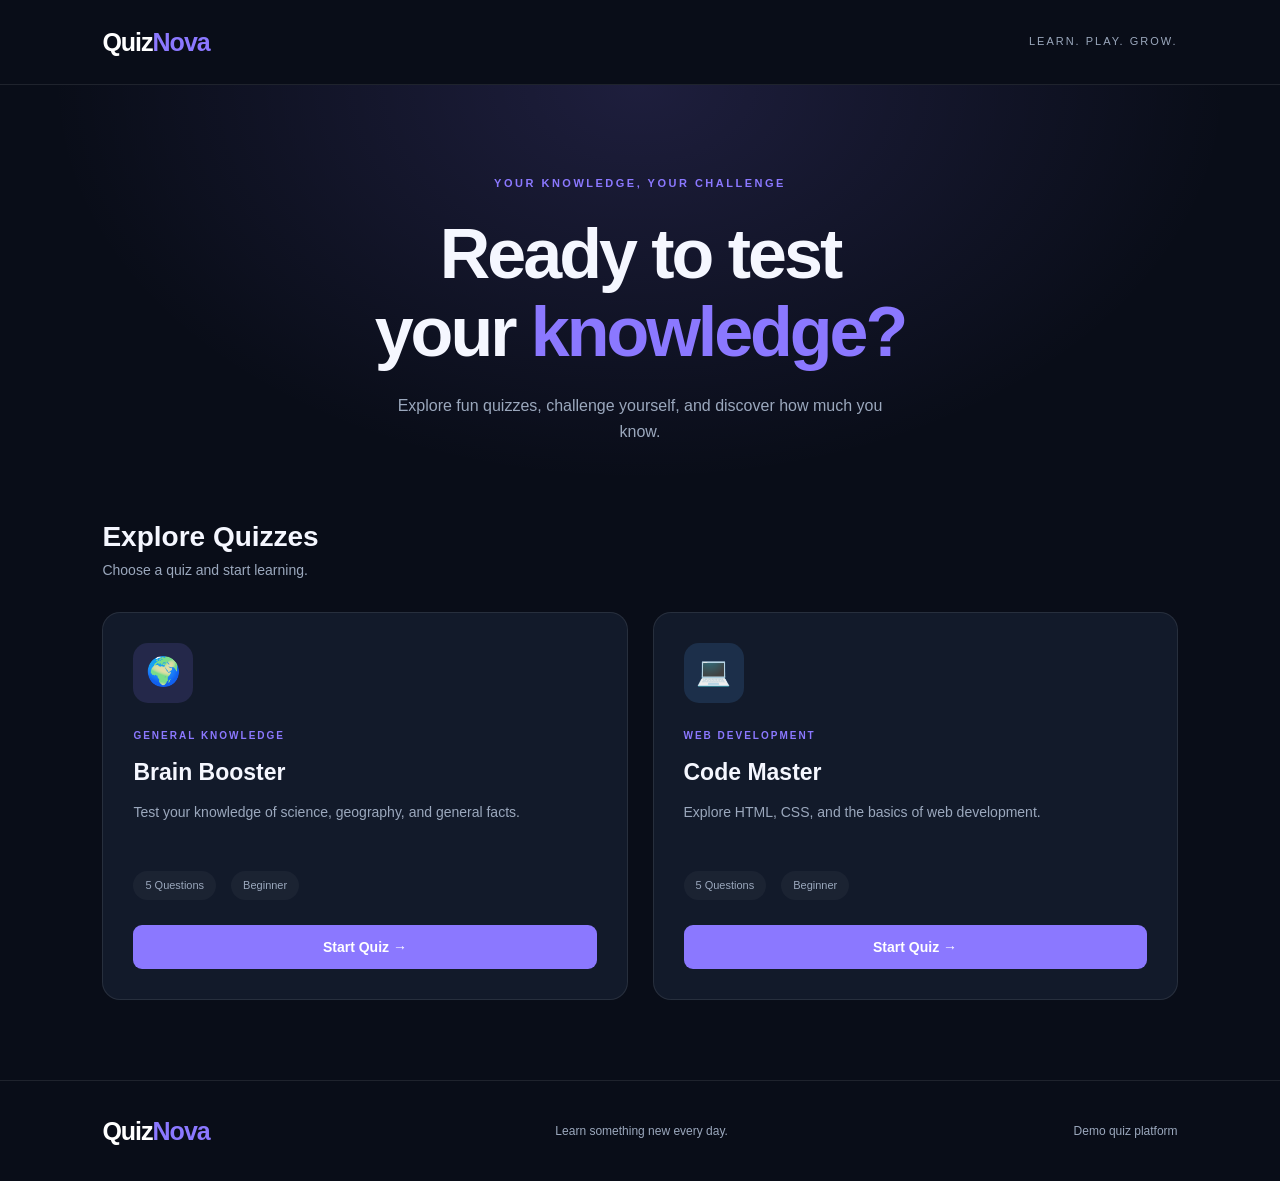
<file: index.html>
<!DOCTYPE html>
<html lang="en">
<head>    
<meta name="description" content="QuizNova is a free online quiz platform where students can test their knowledge with fun quizzes in general knowledge, science, and web development.">

<meta name="keywords" content="online quizzes, free tests, student quizzes, general knowledge quiz, QuizNova">

<meta name="robots" content="index, follow">

    <meta charset="UTF-8">
    <meta name="viewport" content="width=device-width, initial-scale=1.0">

    <title>QuizNova | Test Your Knowledge</title>

    <link rel="stylesheet" href="style.css">
</head>
<body>

    <header class="navbar">
        <a href="#" class="logo" onclick="showHome()">
            Quiz<span>Nova</span>
        </a>

        <div class="nav-label">LEARN. PLAY. GROW.</div>
    </header>

    <main>
        <!-- HOME SCREEN -->
        <section id="homeScreen" class="home-screen">

            <div class="hero">
                <div class="eyebrow">YOUR KNOWLEDGE, YOUR CHALLENGE</div>

                <h1>
                    Ready to test<br>
                    your <span>knowledge?</span>
                </h1>

                <p>
                    Explore fun quizzes, challenge yourself,
                    and discover how much you know.
                </p>
            </div>

            <div class="quiz-section">
                <div class="section-heading">
                    <div>
                        <h2>Explore Quizzes</h2>
                        <p>Choose a quiz and start learning.</p>
                    </div>
                </div>

                <div class="quiz-grid">

                    <article class="quiz-card">
                        <div class="quiz-icon purple-icon">🌍</div>

                        <div class="quiz-category">GENERAL KNOWLEDGE</div>

                        <h3>Brain Booster</h3>

                        <p>
                            Test your knowledge of science,
                            geography, and general facts.
                        </p>

                        <div class="quiz-meta">
                            <span>5 Questions</span>
                            <span>Beginner</span>
                        </div>

                        <button
                            class="start-button"
                            onclick="startQuiz('general')">
                            Start Quiz →
                        </button>
                    </article>

                    <article class="quiz-card">
                        <div class="quiz-icon blue-icon">💻</div>

                        <div class="quiz-category">WEB DEVELOPMENT</div>

                        <h3>Code Master</h3>

                        <p>
                            Explore HTML, CSS, and the basics
                            of web development.
                        </p>

                        <div class="quiz-meta">
                            <span>5 Questions</span>
                            <span>Beginner</span>
                        </div>

                        <button
                            class="start-button"
                            onclick="startQuiz('web')">
                            Start Quiz →
                        </button>
                    </article>

                </div>
            </div>

        </section>

        <!-- QUIZ SCREEN -->
        <section id="quizScreen" class="quiz-screen hidden">

            <div class="quiz-top">
                <button class="back-button" onclick="showHome()">
                    ← Exit Quiz
                </button>

                <span id="quizTitle">Quiz</span>
            </div>

            <div class="quiz-panel">

                <div class="progress-info">
                    <span id="questionCounter">Question 1 of 5</span>
                    <span id="progressPercent">20%</span>
                </div>

                <div class="progress-track">
                    <div id="progressBar" class="progress-bar"></div>
                </div>

                <h2 id="questionText">Question goes here</h2>

                <div id="optionsContainer" class="options-container">
                    <!-- Options are added by JavaScript -->
                </div>

                <div id="feedback" class="feedback hidden"></div>

                <button
                    id="nextButton"
                    class="next-button"
                    disabled
                    onclick="nextQuestion()">
                    Check Answer
                </button>

            </div>
        </section>

        <!-- RESULTS SCREEN -->
        <section id="resultScreen" class="result-screen hidden">

            <div class="result-card">
                <div class="result-icon">🏆</div>

                <div class="eyebrow">QUIZ COMPLETED</div>

                <h1 id="resultHeading">Great Job!</h1>

                <p id="resultMessage">
                    You completed the quiz.
                </p>

                <div class="score-circle">
                    <span id="finalScore">0/5</span>
                    <small>YOUR SCORE</small>
                </div>

                <p id="scorePercentage">0% Correct</p>

                <button class="start-button" onclick="restartQuiz()">
                    Try Again ↻
                </button>

                <button class="secondary-button" onclick="showHome()">
                    Explore More Quizzes
                </button>
            </div>

        </section>

    </main>

    <footer>
        <div class="logo">Quiz<span>Nova</span></div>
        <p>Learn something new every day.</p>
        <small>Demo quiz platform</small>
    </footer>

    <script src="script.js"></script>
</body>
</html>
</file>
<file: style.css>
/* GENERAL */

* {
    margin: 0;
    padding: 0;
    box-sizing: border-box;
}

:root {
    --background: #090d18;
    --card: #121a2a;
    --text: #f5f7ff;
    --muted: #9ba8bd;
    --purple: #8b78ff;
    --blue: #58a6ff;
    --border: rgba(255, 255, 255, 0.09);
}

body {
    font-family: Arial, sans-serif;
    background: var(--background);
    color: var(--text);
    min-height: 100vh;
    line-height: 1.6;
}

button {
    font-family: inherit;
    cursor: pointer;
}

a {
    text-decoration: none;
    color: inherit;
}

.hidden {
    display: none !important;
}

/* NAVBAR */

.navbar {
    display: flex;
    justify-content: space-between;
    align-items: center;
    padding: 22px 8%;
    border-bottom: 1px solid var(--border);
}

.logo {
    color: white;
    font-size: 25px;
    font-weight: 800;
    letter-spacing: -1px;
}

.logo span {
    color: var(--purple);
}

.nav-label {
    font-size: 11px;
    letter-spacing: 2px;
    color: var(--muted);
}

/* HOME HERO */

.home-screen {
    padding-bottom: 80px;
}

.hero {
    padding: 90px 20px 70px;
    text-align: center;
    background:
        radial-gradient(
            ellipse at top,
            rgba(139, 120, 255, 0.16),
            transparent 65%
        );
}

.eyebrow {
    color: var(--purple);
    font-size: 11px;
    letter-spacing: 2.5px;
    font-weight: bold;
}

.hero h1 {
    font-size: clamp(40px, 6vw, 70px);
    line-height: 1.12;
    letter-spacing: -3px;
    margin: 22px 0;
}

.hero h1 span {
    color: var(--purple);
}

.hero p {
    color: var(--muted);
    max-width: 500px;
    margin: auto;
    font-size: 16px;
}

/* QUIZ CARDS */

.quiz-section {
    width: 84%;
    max-width: 1100px;
    margin: auto;
}

.section-heading {
    margin-bottom: 30px;
}

.section-heading h2 {
    font-size: 28px;
}

.section-heading p {
    color: var(--muted);
    font-size: 14px;
}

.quiz-grid {
    display: grid;
    grid-template-columns: repeat(2, 1fr);
    gap: 25px;
}

.quiz-card {
    background: var(--card);
    border: 1px solid var(--border);
    border-radius: 18px;
    padding: 30px;
    transition: 0.3s;
}

.quiz-card:hover {
    transform: translateY(-5px);
    border-color: rgba(139, 120, 255, 0.5);
}

.quiz-icon {
    width: 60px;
    height: 60px;
    display: grid;
    place-items: center;
    border-radius: 15px;
    font-size: 28px;
    margin-bottom: 25px;
}

.purple-icon {
    background: rgba(139, 120, 255, 0.15);
}

.blue-icon {
    background: rgba(88, 166, 255, 0.15);
}

.quiz-category {
    color: var(--purple);
    font-size: 10px;
    letter-spacing: 2px;
    font-weight: bold;
}

.quiz-card h3 {
    font-size: 23px;
    margin: 10px 0;
}

.quiz-card > p {
    color: var(--muted);
    font-size: 14px;
    min-height: 45px;
}

.quiz-meta {
    display: flex;
    gap: 15px;
    margin: 25px 0;
}

.quiz-meta span {
    padding: 6px 12px;
    background: rgba(255, 255, 255, 0.04);
    border-radius: 20px;
    color: var(--muted);
    font-size: 11px;
}

.start-button {
    display: block;
    width: 100%;
    border: none;
    padding: 14px;
    border-radius: 9px;
    background: var(--purple);
    color: white;
    font-size: 14px;
    font-weight: bold;
    transition: 0.3s;
}

.start-button:hover {
    background: #7561ed;
    transform: translateY(-2px);
}

/* QUIZ SCREEN */

.quiz-screen {
    width: 90%;
    max-width: 750px;
    margin: 55px auto 90px;
}

.quiz-top {
    display: flex;
    align-items: center;
    justify-content: space-between;
    margin-bottom: 25px;
    color: var(--muted);
    font-size: 14px;
}

.back-button {
    border: 1px solid var(--border);
    background: transparent;
    color: white;
    padding: 9px 15px;
    border-radius: 8px;
}

.back-button:hover {
    background: var(--card);
}

.quiz-panel {
    background: var(--card);
    border: 1px solid var(--border);
    border-radius: 18px;
    padding: 35px;
}

.progress-info {
    display: flex;
    justify-content: space-between;
    font-size: 12px;
    color: var(--muted);
    margin-bottom: 12px;
}

.progress-track {
    width: 100%;
    height: 6px;
    border-radius: 10px;
    background: #263044;
    overflow: hidden;
    margin-bottom: 35px;
}

.progress-bar {
    width: 0%;
    height: 100%;
    background: var(--purple);
    border-radius: 10px;
    transition: width 0.3s;
}

.quiz-panel h2 {
    font-size: 24px;
    line-height: 1.4;
    margin-bottom: 25px;
}

/* ANSWER OPTIONS */

.options-container {
    display: grid;
    gap: 13px;
}

.option-button {
    display: flex;
    align-items: center;
    gap: 15px;
    text-align: left;
    width: 100%;
    background: #172134;
    border: 1px solid var(--border);
    color: white;
    padding: 15px;
    border-radius: 10px;
    font-size: 14px;
    transition: 0.2s;
}

.option-letter {
    width: 30px;
    height: 30px;
    flex-shrink: 0;
    display: grid;
    place-items: center;
    border-radius: 7px;
    background: #263149;
    color: #c2cbe0;
    font-weight: bold;
}

.option-button:hover:not(:disabled) {
    border-color: var(--purple);
    background: #202a40;
}

.option-button.selected {
    border-color: var(--purple);
    background: rgba(139, 120, 255, 0.13);
}

.option-button.correct {
    border-color: #42d99a;
    background: rgba(66, 217, 154, 0.1);
}

.option-button.wrong {
    border-color: #ff7373;
    background: rgba(255, 115, 115, 0.1);
}

.option-button:disabled {
    cursor: default;
}

/* FEEDBACK */

.feedback {
    padding: 13px 15px;
    border-radius: 9px;
    margin-top: 20px;
    font-size: 14px;
}

.feedback.correct-feedback {
    background: rgba(66, 217, 154, 0.1);
    color: #72eab5;
}

.feedback.wrong-feedback {
    background: rgba(255, 115, 115, 0.1);
    color: #ff9292;
}

/* NEXT BUTTON */

.next-button {
    width: 100%;
    margin-top: 25px;
    padding: 15px;
    background: var(--purple);
    color: white;
    border: none;
    border-radius: 9px;
    font-size: 14px;
    font-weight: bold;
}

.next-button:disabled {
    opacity: 0.4;
    cursor: not-allowed;
}

.next-button:not(:disabled):hover {
    background: #7561ed;
}

/* RESULTS */

.result-screen {
    width: 90%;
    max-width: 550px;
    margin: 70px auto;
}

.result-card {
    background: var(--card);
    border: 1px solid var(--border);
    padding: 40px;
    border-radius: 20px;
    text-align: center;
}

.result-icon {
    font-size: 55px;
    margin-bottom: 15px;
}

.result-card h1 {
    font-size: 35px;
    margin: 10px 0;
}

.result-card > p {
    color: var(--muted);
}

.score-circle {
    width: 150px;
    height: 150px;
    margin: 30px auto 20px;
    border: 6px solid var(--purple);
    border-radius: 50%;
    display: flex;
    flex-direction: column;
    align-items: center;
    justify-content: center;
}

.score-circle span {
    font-size: 38px;
    font-weight: bold;
}

.score-circle small {
    font-size: 10px;
    color: var(--muted);
    letter-spacing: 1px;
}

.secondary-button {
    width: 100%;
    margin-top: 12px;
    padding: 14px;
    border: 1px solid var(--border);
    background: transparent;
    color: white;
    border-radius: 9px;
}

/* FOOTER */

footer {
    padding: 30px 8%;
    border-top: 1px solid var(--border);
    display: flex;
    justify-content: space-between;
    align-items: center;
    flex-wrap: wrap;
    gap: 15px;
}

footer p,
footer small {
    color: var(--muted);
    font-size: 12px;
}

/* MOBILE */

@media (max-width: 650px) {
    .navbar {
        padding: 18px 6%;
    }

    .nav-label {
        font-size: 9px;
    }

    .hero {
        padding: 65px 6%;
    }

    .hero h1 {
        letter-spacing: -2px;
    }

    .quiz-section {
        width: 88%;
    }

    .quiz-grid {
        grid-template-columns: 1fr;
    }

    .quiz-card {
        padding: 25px;
    }

    .quiz-panel {
        padding: 23px;
    }

    .quiz-panel h2 {
        font-size: 20px;
    }

    .result-card {
        padding: 25px;
    }

    footer {
        flex-direction: column;
        text-align: center;
    }
}

/* QUIZNOVA: RESPONSIVE ON ALL DEVICES */

/* Tablets and smaller laptops */
@media (max-width: 900px) {
    .quiz-section {
        width: 90%;
    }

    .quiz-grid {
        grid-template-columns: repeat(2, minmax(0, 1fr));
    }

    .quiz-card {
        padding: 24px;
    }
}

/* Mobile phones */
@media (max-width: 600px) {
    .navbar {
        padding: 16px 5%;
    }

    .hero {
        padding: 55px 5%;
    }

    .hero h1 {
        font-size: clamp(35px, 9vw, 48px);
        letter-spacing: -1.5px;
    }

    .hero p {
        font-size: 14px;
    }

    .quiz-section {
        width: 90%;
    }

    .quiz-grid {
        grid-template-columns: 1fr;
    }

    .quiz-card {
        padding: 22px;
    }

    .quiz-panel {
        padding: 20px;
    }

    .quiz-panel h2 {
        font-size: 20px;
    }

    .option-button {
        padding: 12px;
        font-size: 13px;
    }

    .result-card {
        padding: 22px;
    }

    footer {
        flex-direction: column;
        text-align: center;
    }
}

/* Small phones */
@media (max-width: 380px) {
    .logo {
        font-size: 21px;
    }

    .nav-label {
        font-size: 8px;
        letter-spacing: 1px;
    }

    .hero h1 {
        font-size: 34px;
    }

    .quiz-top {
        font-size: 12px;
    }

    .back-button {
        padding: 8px 10px;
    }
}
</file>
